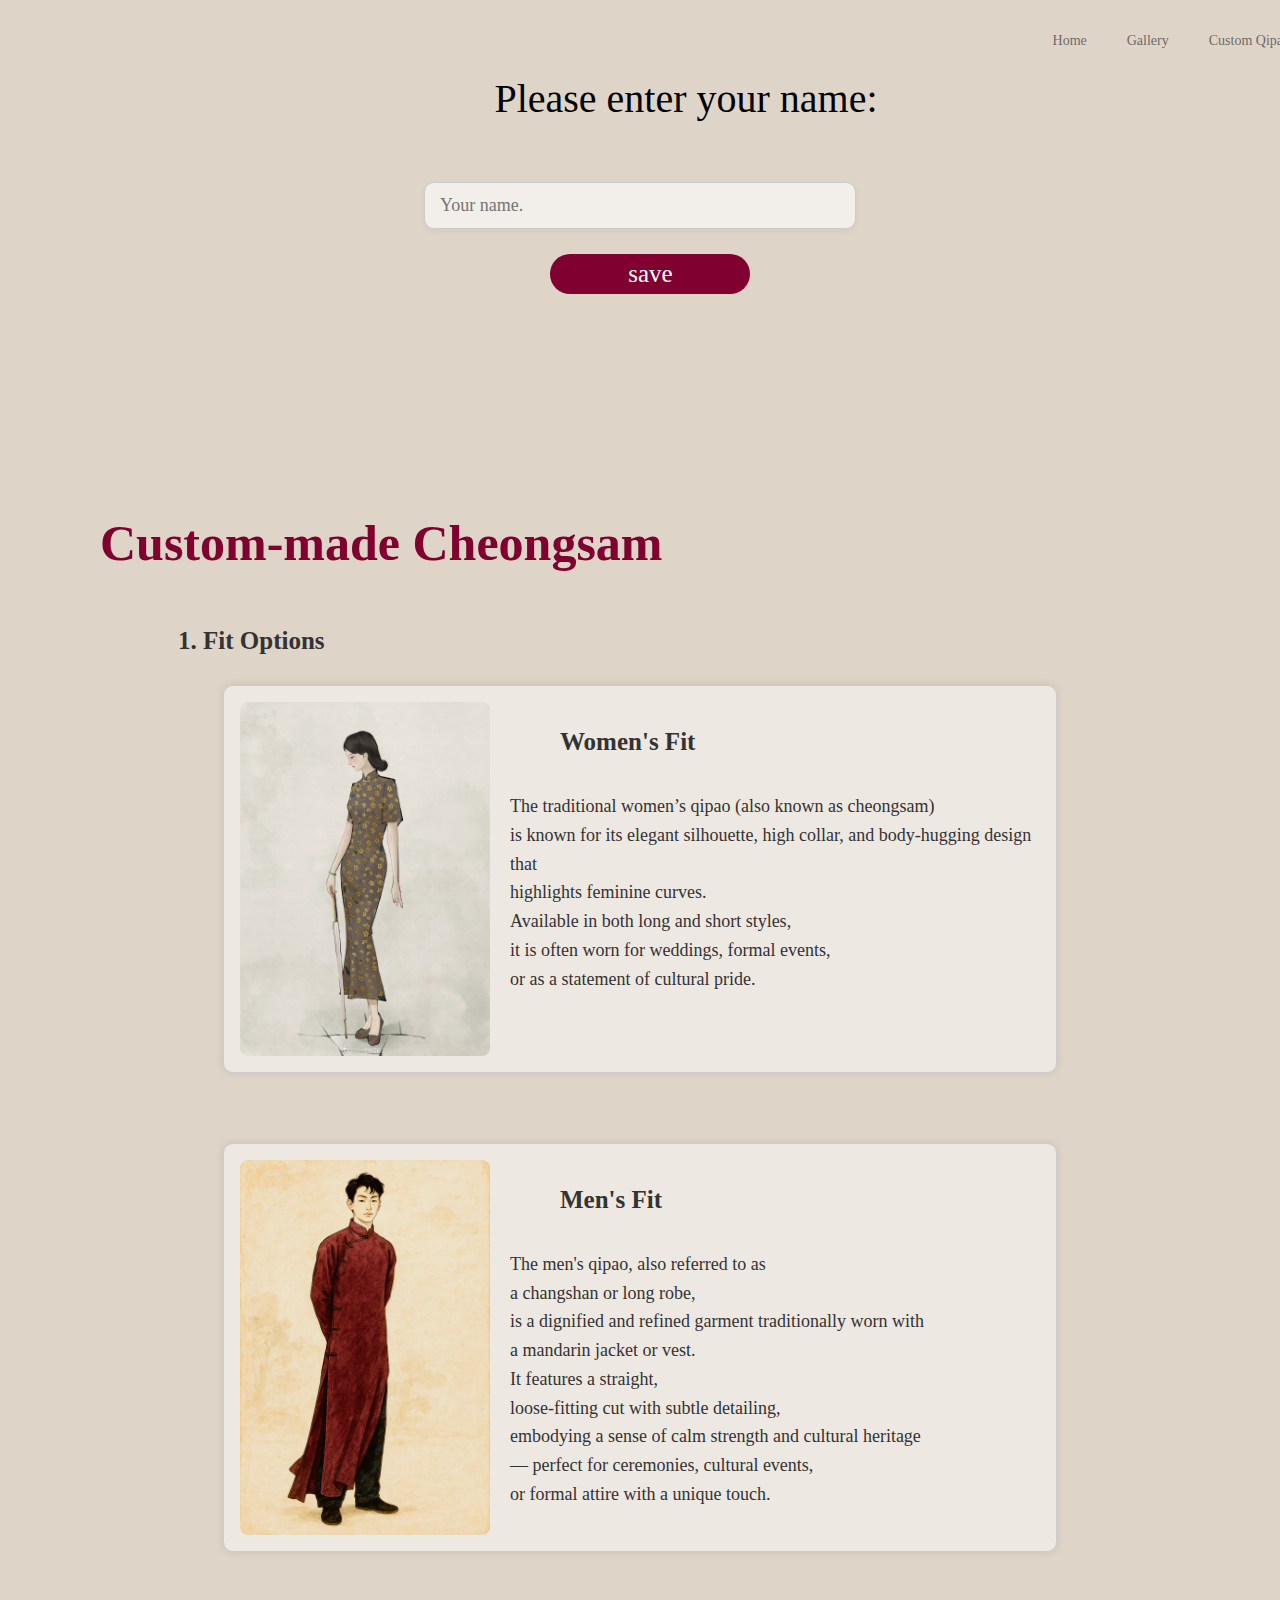
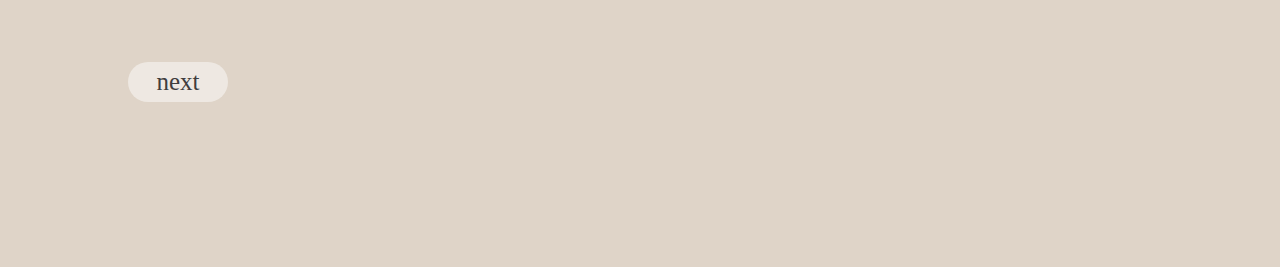
<file: index.html>
<!DOCTYPE html>
<html lang="zh-Hant">
<head>
  <meta charset="UTF-8">
  <meta name="viewport" content="width=device-width, initial-scale=1.0">
  <title>旗袍訂製網站</title>
  <link rel="stylesheet" href="style.css">
</head>
<body>
  <div class="header">
    <div class="navbar">
        <div class="icon">
            <div class="menu" >
                <ul>
                    <li><a href="index2.html">Home</a></li>
                    <li><a href="file:///Users/joanpai/Documents/python/HTML/report/report.html#">Gallery</a></li>
                    <li><a href="index.html">Custom Qipao</a></li>
                </ul>
            </div> 
        </div>
    </div>

  <label for="username" style="margin-left: 23%;font-size: 40px;">Please enter your name:</label>
  <input type="text" id="username" class="login-input"placeholder="Your name." style="margin-top: 60px;"/>
  <button id="saveBtn" style="float: none;margin-left: 43%;margin-top: -0px;width: 200px;background-color: #80002f;color: white;">save</button>

      
  <h1>Custom-made Cheongsam</h1>
  <form id="customForm">
    <div class="section" id="step1">
      <h2>1. Fit Options</h2>
      <div class="options-container">
        <div class="option-card" data-name="gender" data-value="0" data-label="Women's Fit">
          <img src="assets/img_3958.jpg" alt="Women's Fit">
          <div class="option-label"><h2>Women's Fit</h2>The traditional women’s qipao (also known as cheongsam)<br> is known for its elegant silhouette, high collar, and body-hugging design that <br>highlights feminine curves. <br>Available in both long and short styles, <br>it is often worn for weddings, formal events, <br>or as a statement of cultural pride.<br></div>
        </div>
        <div class="option-card" data-name="gender" data-value="0" data-label="Men's Fit">
          <img src="assets/img3957.jpg" alt="Men's Fit">
          <div class="option-label" ><h2>Men's Fit</h2>The men's qipao, also referred to as <br>a changshan or long robe, <br>is a dignified and refined garment traditionally worn with<br> a mandarin jacket or vest. <br>It features a straight, <br>loose-fitting cut with subtle detailing,<br> embodying a sense of calm strength and cultural heritage <br>— perfect for ceremonies, cultural events, <br>or formal attire with a unique touch.</div>
        </div>
      </div>
      <button type="button" onclick="nextStep(2)">next</button>
    </div>

    <div class="section hidden" id="step2">
      <h2>2. Length</h2>
      <div class="options-container">
        <div class="option-card" data-name="length" data-value="7500" data-label="Long">
          <img src="assets/blank.jpg" alt="Long">
          <div class="option-label" ><h2>Long</h2>Elegant and graceful, the long qipao <br>(also known as the full-length qipao)
            is a timeless classic that exudes sophistication. <br>Its elongated silhouette enhances 
            the natural curves of the body <br>and creates a poised, <br>statuesque look — perfect 
            for formal occasions <br>such as weddings, banquets, or cultural celebrations.</div>
        </div>
        <div class="option-card" data-name="length" data-value="7000" data-label="Short">
          <img src="assets/blank.jpg" alt="Short" >
          <div class="option-label"><h2>Short</h2>Chic and modern, <br>the short qipao offers a playful twist on tradition. <br>
            With a hemline above the knee or mid-thigh, <br>it provides ease of movement <br>and a youthful charm, 
            <br>making it ideal for semi-formal events, parties, <br>or casual gatherings while still <br>
            showcasing classic Chinese elegance.</div>
        </div>  
        
      </div>
      <button type="button" onclick="previousStep(2)">back</button>
      <button type="button" onclick="nextStep(3)">next</button>
    </div>

    <div class="section hidden" id="step3">
      <h2>3. Sleeve Options</h2>
      <div class="options-container">
        <div class="option-card" data-name="sleeve" data-value="0" data-label="Sleeveless">
          <img src="assets/blank.jpg" alt="Sleeveless">
          <div class="option-label"><h2>Sleeveless</h2>A refined sleeveless <br>design that highlights the neckline and shoulders. <br>Ideal for spring and summer, <br>offering a fresh yet confident look.</div>
        </div>
        <div class="option-card" data-name="sleeve" data-value="0" data-label="Cap Sleeve" >
          <img src="assets/blank.jpg" alt="Cap Sleeve" >
          <div class="option-label" ><h2>Cap Sleeve</h2>Gracefully covering just the top of the shoulders, <br>cap sleeves soften the silhouette <br>and express subtle elegance in true Eastern style.</div>
        </div>
        <div class="option-card" data-name="sleeve" data-value="0" data-label="Long Sleeve">
          <img src="assets/blank.jpg" alt="Long Sleeve" >
          <div class="option-label" ><h2>Long Sleeve (sleeve length customizable)</h2>A classic long sleeve for a timeless, <br>graceful appearance—perfect for formal occasions <br>or seasonal transitions. <br>Sleeve length can be customized upon request.</div>
        </div>
      </div>
      <button type="button" onclick="previousStep(3)">back</button>
      <button type="button" onclick="nextStep(4)">next</button>
    </div>

    <div class="section hidden" id="step4">
      <h2>4. Collar Style Options</h2>
      <div class="options-container">
        <div class="option-card" data-name="collar" data-value="0" data-label="Straight Collar (Zhijin)">
          <img src="assets/blank.jpg" alt="Straight Collar (Zhijin)">
          <div class="option-label"><h2>Straight Collar (Zhijin)</h2>A classic, <br>upright collar that extends vertically <br>from the neckline. <br>Clean and elegant, it’s one of the most <br>traditional qipao styles.</div>
        </div>
        <div class="option-card" data-name="collar" data-value="0" data-label="Round Collar (Yuanjin)">
          <img src="assets/blank.jpg" alt="Round Collar (Yuanjin)">
          <div class="option-label"><h2>Round Collar (Yuanjin)</h2>Round Collar (Yuanjin)A gently curved neckline <br>that softens the look of the qipao. <br>Feminine and refined, it offers a more relaxed, <br>graceful silhouette.</div>
        </div>
        <div class="option-card" data-name="collar" data-value="0" data-label="Small Round Collar (Xiao Yuanjin)">
          <img src="assets/blank.jpg" alt="Small Round Collar (Xiao Yuanjin)">
          <div class="option-label"><h2>Small Round Collar (Xiao Yuanjin)</h2>A lower, subtler version <br>of the round collar. <br>It adds a delicate touch while maintaining traditional elegance <br>— perfect for a modern classic look.</div>
        </div>
        <div class="option-card" data-name="collar" data-value="0" data-label="Double Round Collar (Shuang Yuanjin)">
          <img src="assets/blank.jpg" alt="Double Round Collar (Shuang Yuanjin)">
          <div class="option-label"><h2>Double Round Collar (Shuang Yuanjin)</h2>A distinctive style featuring <br>two layered round collars, <br>often symbolic and ornate. <br>It adds visual depth and a unique vintage charm.</div>
        </div>
        <div class="option-card" data-name="collar" data-value="0" data-label="Pipa Collar (Pipa Jin)">
          <img src="assets/blank.jpg" alt="Pipa Collar (Pipa Jin)">
          <div class="option-label"><h2>Pipa Collar (Pipa Jin)</h2>Inspired by the traditional Chinese lute (pipa), <br>this asymmetrical collar extends diagonally across the chest. <br>Artistic and stylish, <br>it reflects both cultural richness <br>and individuality.</div>
        </div>

      </div>
      <button type="button" onclick="previousStep(4)">back</button>
      <button type="button" onclick="nextStep(5)">next</button>
    </div>

    <div class="section hidden" id="step5">
      <h2>5. Piping Design</h2>
     <h3 style="text-align: center;">long length</h3>
      <div class="options-container">
        <div class="option-card" data-name="piping" data-value="1400" data-label="Full Single-Color Piping" >
          <img src="assets/blank.jpg" alt="Full Single-Color Piping">
          <div class="option-label"><h2>Full Single-Color Piping</h2>Single-color piping that traces the full silhouette <br>of the qipao. <br>Elegant and cohesive, <br>it enhances the garment’s structure and graceful lines.<br><br>price : + $ 1400 NTD</div>
        </div>
        <div class="option-card" data-name="piping" data-value="4800" data-label="Full Dual-Color Piping" >
          <img src="assets/blank.jpg" alt="Full Dual-Color Piping">
          <div class="option-label"><h2>Full Dual-Color Piping</h2>Full-length piping in dual colors, <br>creating bold contrast and rich dimension. <br>A perfect blend of traditional craftsmanship <br>and contemporary style.<br><br>price : + $ 4800 NTD</div>
        </div>
     <h3>short length</h3>
        <div class="option-card" data-name="piping" data-value="1200" data-label="Single-Color Piping">
          <img src="assets/blank.jpg" alt="Single-Color Piping">
          <div class="option-label"><h2>Short Single-Color Piping</h2>Subtle yet refined, <br>single-color piping outlines the silhouette with tonal elegance, <br>creating a clean and graceful finish.<br><br>price : + $ 1200 NTD</div>
        </div>
        <div class="option-card" data-name="piping" data-value="2400" data-label="Dual-Color Piping" >
          <img src="assets/blank.jpg" alt="Dual-Color Piping">
          <div class="option-label"><h2>Short Dual-Color Piping</h2>Minimalist single-color piping placed subtly around the collar or sleeves. <br>A discreet detail that enhances fabric quality and silhouette.<br><br>price : + $ 2400 NTD</div>
        </div>
    </div>
      <button type="button" onclick="previousStep(5)">back</button>
      <button type="button" onclick="nextStep(6)">next</button>
    </div>

    <div class="section hidden" id="step6">
        <h2>5. Button Options</h2>
        <div class="options-container">
          <div class="option-card" data-name="button" data-value="350" data-label="Straight Buttons">
            <img src="assets/blank.jpg" alt="Straight Buttons">
            <div class="option-label"><h2>Straight Buttons</h2>Traditional straight buttons with clean lines, <br>emphasizing the classic elegance of the qipao.<br><br>price : + $ 350 NTD/ pair</div>
          </div>
          <div class="option-card" data-name="button" data-value="800" data-label="Frog Buttons / Decorative Knots">
            <img src="assets/blank.jpg" alt="Frog Buttons / Decorative Knots">
            <div class="option-label"><h2>Frog Buttons / Decorative Knots</h2>Handcrafted decorative frog buttons, <br>a signature detail of traditional qipao—ornate, <br>artistic, and culturally rich.<br><br>price : + $ 800 NTD/ pair</div>
          </div>
        </div>
        <button type="button" onclick="previousStep(6)">back</button>
        <button type="button" onclick="calculateTotal()" style="width: 300px;">View Total Amount</button>
      </div>

      <div id="summary" class="summary hidden">
        <h2>Summary of Selections</h2>
        <ul id="summaryList"></ul>
        <p class="total" id="result"></p>
        <button type="button" onclick="resetForm()">Start Over</button>
      </div>
      
  </form>
  <script src="script.js"></script>
</body>
</html>
</file>
<file: style.css>
/* 基本樣式 */
body {
    font-family:'Times New Roman', Times, serif;
    background-color: #dfd4c8;
    margin: 0;
    padding: 0;
  }
  
  h1 {
    text-align: left;
    padding-top: 70px;
    margin-left: 100px;
    margin-bottom: 20px;
    font-size: 50px;
    color: #800030;
    font-family: 'Times New Roman', Times, serif;
  }
  
  form {
    width: 80%;
    margin: 0 auto;
    padding: 15px;
  }
  
  h2 {
    color: #333;
    margin:20px 50px 30px ;
    font-size: 25px;
  }
  
  .section {
    display: none;
  }
  
  .section:not(.hidden) {
    display: block;
  }
  
  button {

    background-color: rgba(255, 255, 255, 0.47);
    color: rgb(64, 61, 61);
    border: none;
    border-radius: 100px;
    cursor:pointer;
    margin-bottom: 150px;
    margin-top: 80px;
    font-size: 25px;
    font-family: 'Times New Roman', Times, serif;
    width: 100px;
    height: 40px;
  }
  
  button:hover {
    border-color: #800030;
    border: 1px solid #8a1616;
    color: #802c2c;
    transition: 0.2s ease;
    box-shadow: 0 4px 8px rgba(0, 0, 0, 0.1);
  }
  
  .hidden {
    display: none;
  }
  
  /* 選項卡樣式 */
  .options-container {
    display: flex;
    flex-direction: column;
    align-items: center;
    gap: 40px;
  }
  
  .option-card {
    display: flex;
    align-items: flex-start;
    width: 100%;
    max-width: 800px;
    background-color: rgba(255, 255, 255, 0.47);
    border: 1px solid #ccc;
    border-radius: 10px;
    margin-bottom: 30px;
    padding: 16px;
    box-shadow: 0 0 8px rgba(0,0,0,0.1);
    transition: transform 0.3s ease, box-shadow 0.3s ease;
  }
  
  .option-card:hover {
    transform: scale(1.05);
    box-shadow: 0 4px 8px rgba(0, 0, 0, 0.1);
    
  }
  
  .option-card.selected {
    border-color: #800030;
  }
  
  .option-card img {
    width: 250px;
    height: auto;
    border-radius: 8px;
    margin-right: 20px;
  }
  
  .option-label {
    flex: 1;
    font-size: 18px;
    color: #333;
    line-height: 1.6;
  }
  
  
  
  /* 總額和選項明細樣式 */
  .summary {
    background-color: rgba(255, 255, 255, 0.47);
    padding:50px 200px 50px 200px;
    margin-top: 20px;
    font-size: 30px;
    line-height: 0.8cm;
    border-radius: 10px;
    box-shadow: 0 4px 8px rgba(0, 0, 0, 0.1);
  }
  
  ul {
    list-style-type: none;
    padding: 0;
  }
  
  ul li {
    padding: 5px 0;
    font-size: 16px;
  }
  
  .total {
    font-size: 33px;
    font-weight: bold;
    margin-top: 20px;
  }
  .option-card.selected {
    border-color: #800030;
    border-style: outset;
    border-radius: 10px;
    box-shadow: 0 0 10px #80002f47;
    background-color:rgba(255, 255, 255, 0.5);
  }

  .summary-item {
    display: flex;
    justify-content: space-between;
    padding: 20px 0;
    
    font-size: 16px;
  }
  
  .item-label {
    text-align: left;
  }
  
  .item-price {
    text-align: right;
    color: #444;
    font-weight: bold;
  }
  .total {
    text-align: right;
    font-size: 30px;
    font-weight: bold;
    margin-top: 16px;
  }
  *{
    margin:0px;
    padding:0px;
}
  .header{

    margin: 0%;
    background-attachment:inherit;
    background-size: cover;
    width: 100%;
    height: 80%;
}

  .header a{
    color:rgb(11, 11, 11);
    text-decoration: none;
}



.navbar{
    width: 1500px;
    height: 75px;
    margin: auto;
}

.icon{
    width: 200px;
    float: left;
    height: 78px;
}

.logo{
    color: #2b2b2bcf;
    font-size: 35px;
    padding-left: 20px;
    float: left;
    padding-top: 10px;
    margin-top: 5px;
    margin-left: 0px;
    font-style: italic;
    width: 30px;
    height: 30px;
}


.menu{
    width: 400px;
    float:left;
    height: 70px;
    margin-left: 890px;
}
.menu a{
    color: #ffffff;
    text-decoration: none;
    transition: 0.6s ease-in-out;
    font-family: 'Times New Roman', Times, serif;

}
.menu a:hover{
    color: #969696;
}

.menu ul{
    float: right;
    display: flex;
    justify-content: center;
    align-items: center;
}

.menu ul li{
    list-style: none;
    margin-left: 40px;
    margin-top: 27px;
    font-size: 15px;
}

.menu ul li a{
    text-decoration: none;
    color: #4d4d4dcf;
    font-family:'Times New Roman', Times, serif;
    transition: 0.4s ease-in-out;
    font-size: 14px;

}

.menu ul li a:hover{
    text-decoration: underline;
    color: #838383cf;
}

@media only screen and (max-width: 600px){

    body {
      font-size: 16px;
      line-height: 1.6;
    }
  
    h1 {
      text-align: center;
      padding: 20px 10px 0;
      margin: 0;
      font-size: 36px;
    }
  
    form {
      width: 95%;
      padding: 10px;
    }
  
    h2 {
      font-size: 20px;
      margin: 20px 0;
      text-align: center;
    }
  
    .options-container {
      gap: 20px;
      padding: 0 10px;
      margin: 100px;
    }
  
    .option-card {
      flex-direction: column;
      align-items: center;
      text-align: center;
      padding: 20px;
    }
  
    .option-card img {
      width: 80%;
      height: auto;
      margin: 0 auto 10px;
    }
  
    .option-label {
      font-size: 16px;
    }
  
    button {
      margin: 40px auto;
      display: block;
      width: 80%;
      height: 45px;
      font-size: 20px;
    }
  
    .summary {
      padding: 30px 20px;
      font-size: 18px;
      margin: 60px;
    }
  
    .summary-item {
      flex-direction: column;
      align-items: flex-start;
      padding: 10px 0;
    }
  
    .total {
      text-align: right;
      font-size: 22px;
      margin-top: 20px;
    }
  
    .header {
      height: auto;
      background-position: center;
      text-align: center;
      padding: 40px 20px;
  }

  .header p {
      font-size: 14px;
      margin: 30px auto;
      line-height: 1.6;
  }



  .navbar {
      width: 100%;
      height: auto;
      padding: 20px 10px;
      text-align: center;
  }

  .icon, .logo {
      float: left;
      margin: -80px auto;
      width: auto;
      height: 30px;
  }

  .menu {
      float: left;
      margin: 10px auto;
      width: 100%;
  }

  ul {
      flex-direction:initial;
      gap: 15px;
      padding: 10;
  }

  ul li {
      margin: 10px 0;
  }
  }
  
/* 登入輸入框樣式 */
.login-input {
  width: 100%;
  max-width: 400px;        /* 最大寬度 */
  padding: 12px 15px;
  margin: 15px auto 25px auto;
  display: block;
  font-size: 18px;
  font-family: 'Times New Roman', Times, serif;
  border: 1.5px solid #ccc;
  border-radius: 10px;
  background-color: rgba(255, 255, 255, 0.6);
  color: #333;
  box-shadow: 0 2px 6px rgba(0,0,0,0.05);
  transition: border-color 0.3s ease, box-shadow 0.3s ease;
}

.login-input:focus {
  outline: none;
  border-color: #800030;  /* 跟你主色呼應 */
  box-shadow: 0 0 8px #800030a0;
  background-color: rgba(255, 255, 255, 0.9);
}
</file>
